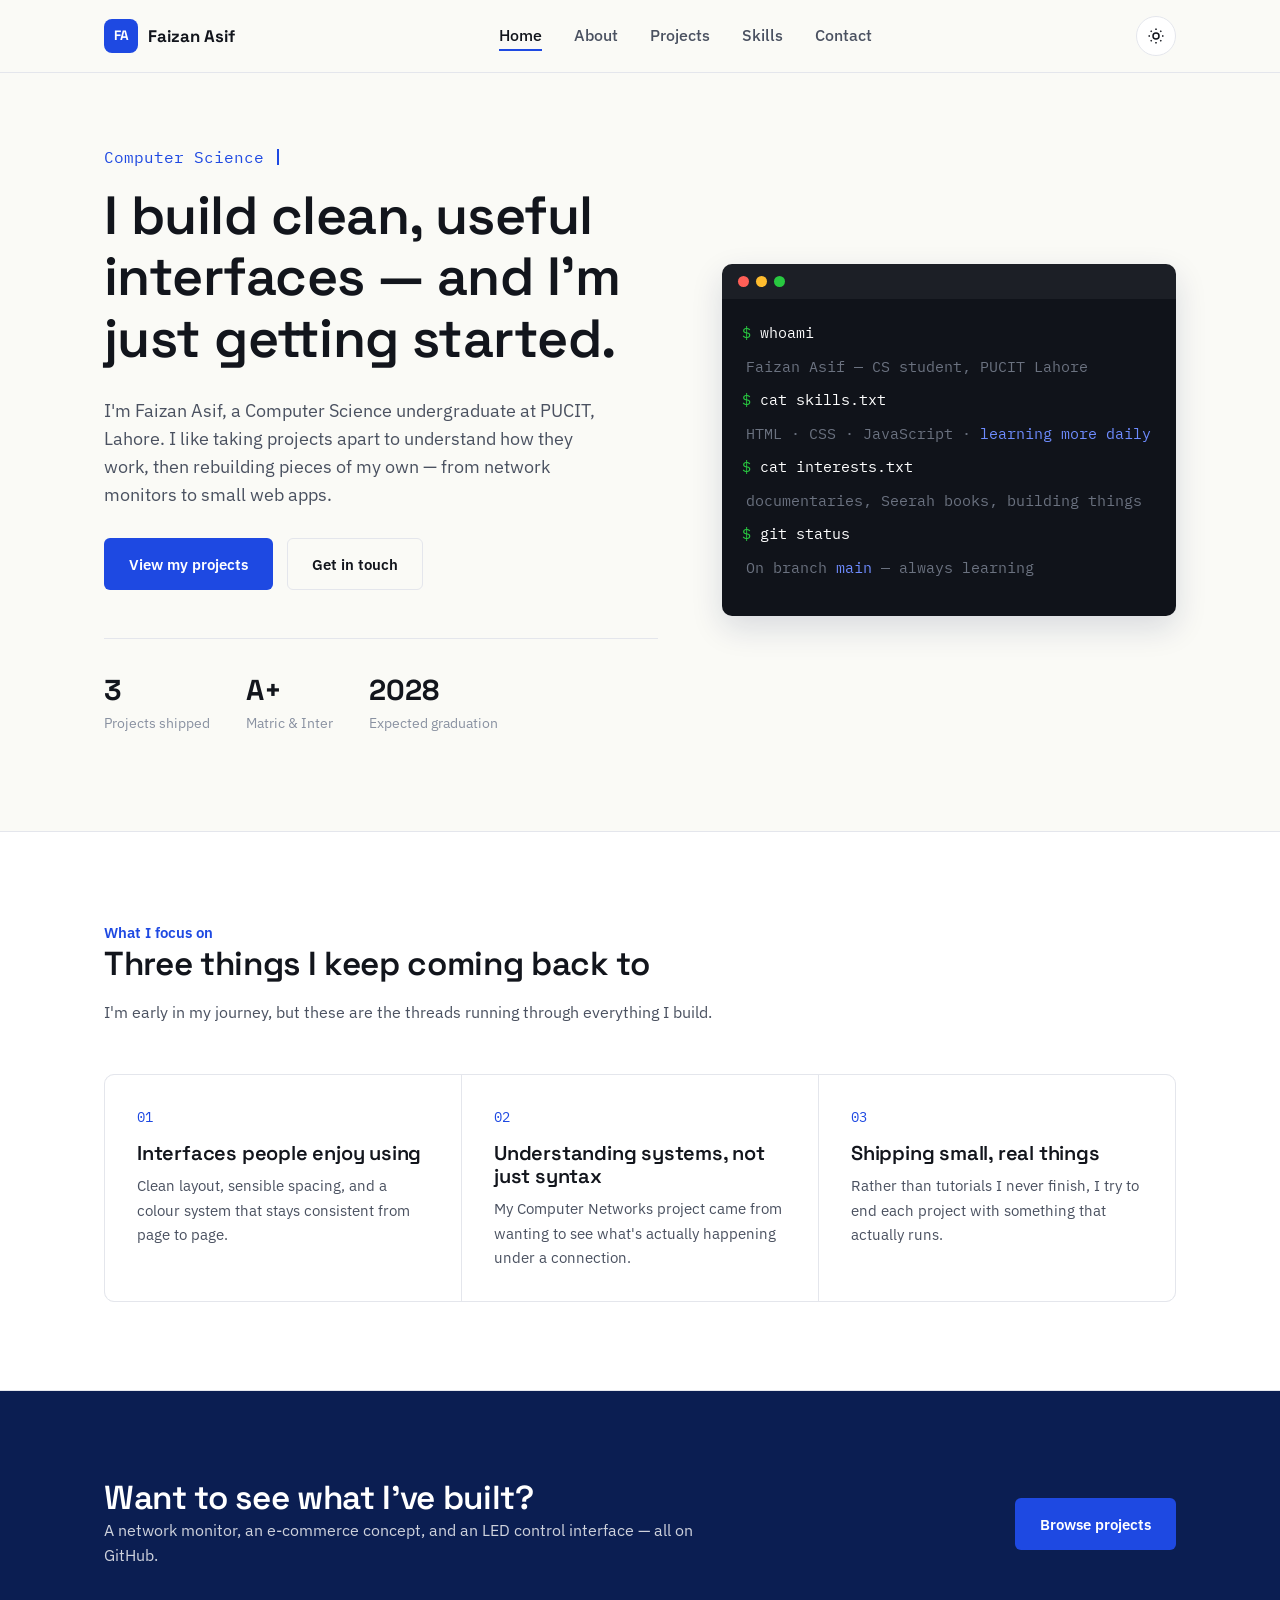
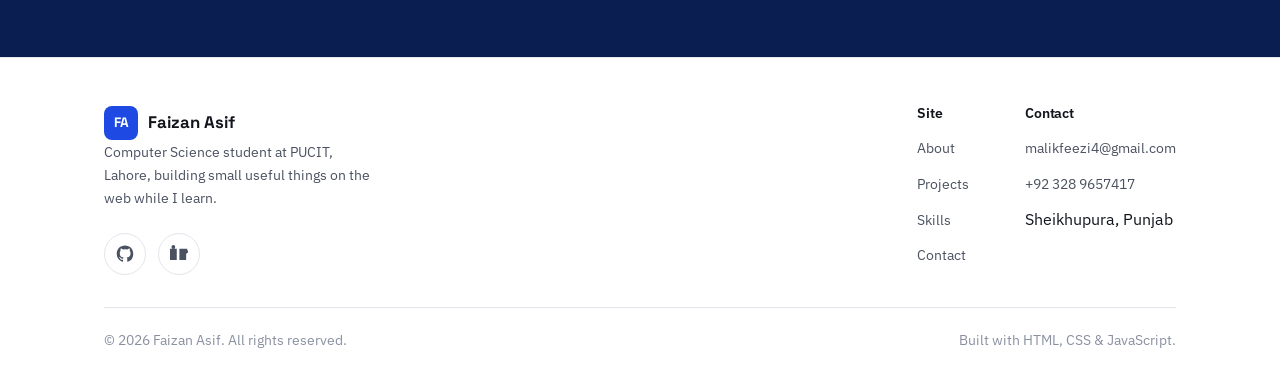
<file: index.html>
<!DOCTYPE html>
<html lang="en">
<head>
<meta charset="UTF-8" />
<meta name="viewport" content="width=device-width, initial-scale=1.0" />
<title>Faizan Asif — Computer Science Student &amp; Web Developer</title>
<meta name="description" content="Personal portfolio of Faizan Asif, a Computer Science student at PUCIT learning full-stack and web development." />
<link rel="preconnect" href="https://fonts.googleapis.com">
<link href="https://fonts.googleapis.com/css2?family=Space+Grotesk:wght@500;600;700&family=IBM+Plex+Sans:wght@400;500;600&family=IBM+Plex+Mono:wght@400;500&display=swap" rel="stylesheet">
<link rel="stylesheet" href="css/style.css" />
</head>
<body>

<header class="site-header">
  <nav class="nav">
    <a href="index.html" class="logo-mark"><span class="box">FA</span> Faizan Asif</a>
    <ul class="nav-links" data-nav-links>
      <li><a href="index.html" aria-current="page">Home</a></li>
      <li><a href="about.html">About</a></li>
      <li><a href="projects.html">Projects</a></li>
      <li><a href="skills.html">Skills</a></li>
      <li><a href="contact.html">Contact</a></li>
    </ul>
    <div class="nav-actions">
      <button class="theme-toggle" data-theme-toggle aria-label="Toggle dark mode">
        <svg class="icon-sun" viewBox="0 0 24 24" fill="none" stroke="currentColor" stroke-width="2"><circle cx="12" cy="12" r="4"/><path d="M12 2v2M12 20v2M4.9 4.9l1.4 1.4M17.7 17.7l1.4 1.4M2 12h2M20 12h2M4.9 19.1l1.4-1.4M17.7 6.3l1.4-1.4"/></svg>
        <svg class="icon-moon" viewBox="0 0 24 24" fill="none" stroke="currentColor" stroke-width="2"><path d="M20 14.5A8.5 8.5 0 1 1 9.5 4a7 7 0 0 0 10.5 10.5Z"/></svg>
      </button>
      <button class="hamburger" data-nav-toggle aria-label="Open navigation menu" aria-expanded="false">
        <span></span><span></span><span></span>
      </button>
    </div>
  </nav>
</header>

<main>
  <section class="hero">
    <div class="container">
      <div class="hero-copy">
        <div class="hero-role" data-typing='["Computer Science Student", "Front-End Learner", "Network Enthusiast"]'></div>
        <h1>I build clean, useful interfaces — and I'm just getting started.</h1>
        <p class="hero-lede">I'm Faizan Asif, a Computer Science undergraduate at PUCIT, Lahore. I like taking projects apart to understand how they work, then rebuilding pieces of my own — from network monitors to small web apps.</p>
        <div class="hero-ctas">
          <a href="projects.html" class="btn btn-primary">View my projects</a>
          <a href="contact.html" class="btn btn-ghost">Get in touch</a>
        </div>
        <div class="hero-stats">
          <div>
            <div class="stat-num">3</div>
            <div class="stat-label">Projects shipped</div>
          </div>
          <div>
            <div class="stat-num">A+</div>
            <div class="stat-label">Matric &amp; Inter</div>
          </div>
          <div>
            <div class="stat-num">2028</div>
            <div class="stat-label">Expected graduation</div>
          </div>
        </div>
      </div>

      <div class="terminal" aria-hidden="true">
        <div class="terminal-bar"><span></span><span></span><span></span></div>
        <div class="terminal-body">
          <div class="line"><span class="prompt">$</span> <span class="cmd">whoami</span></div>
          <div class="line out">Faizan Asif — CS student, PUCIT Lahore</div>
          <div class="line"><span class="prompt">$</span> <span class="cmd">cat skills.txt</span></div>
          <div class="line out">HTML · CSS · JavaScript · <span class="val">learning more daily</span></div>
          <div class="line"><span class="prompt">$</span> <span class="cmd">cat interests.txt</span></div>
          <div class="line out">documentaries, Seerah books, building things</div>
          <div class="line"><span class="prompt">$</span> <span class="cmd">git status</span></div>
          <div class="line out">On branch <span class="val">main</span> — always learning</div>
        </div>
      </div>
    </div>
  </section>

  <section class="highlights">
    <div class="container">
      <div class="section-head">
        <span class="eyebrow-free-label">What I focus on</span>
        <h2>Three things I keep coming back to</h2>
        <p>I'm early in my journey, but these are the threads running through everything I build.</p>
      </div>
      <div class="highlight-grid">
        <div class="highlight-card">
          <div class="num">01</div>
          <h3>Interfaces people enjoy using</h3>
          <p>Clean layout, sensible spacing, and a colour system that stays consistent from page to page.</p>
        </div>
        <div class="highlight-card">
          <div class="num">02</div>
          <h3>Understanding systems, not just syntax</h3>
          <p>My Computer Networks project came from wanting to see what's actually happening under a connection.</p>
        </div>
        <div class="highlight-card">
          <div class="num">03</div>
          <h3>Shipping small, real things</h3>
          <p>Rather than tutorials I never finish, I try to end each project with something that actually runs.</p>
        </div>
      </div>
    </div>
  </section>

  <section class="cta-band">
    <div class="container">
      <div>
        <h2>Want to see what I've built?</h2>
        <p>A network monitor, an e-commerce concept, and an LED control interface — all on GitHub.</p>
      </div>
      <a href="projects.html" class="btn btn-primary">Browse projects</a>
    </div>
  </section>
</main>

<footer class="site-footer">
  <div class="container">
    <div class="footer-top">
      <div class="footer-brand">
        <a href="index.html" class="logo-mark"><span class="box">FA</span> Faizan Asif</a>
        <p>Computer Science student at PUCIT, Lahore, building small useful things on the web while I learn.</p>
        <div class="social-row">
          <a href="https://github.com/faizan216" target="_blank" rel="noopener" aria-label="GitHub">
            <svg width="18" height="18" viewBox="0 0 24 24" fill="currentColor"><path d="M12 .5C5.73.5.98 5.24.98 11.5c0 4.98 3.23 9.2 7.71 10.69.56.1.77-.24.77-.54 0-.27-.01-1.15-.02-2.09-3.14.68-3.8-1.34-3.8-1.34-.51-1.31-1.25-1.66-1.25-1.66-1.02-.7.08-.69.08-.69 1.13.08 1.72 1.16 1.72 1.16 1 1.72 2.63 1.22 3.27.93.1-.73.39-1.22.71-1.5-2.51-.29-5.15-1.26-5.15-5.6 0-1.24.44-2.25 1.16-3.04-.12-.29-.5-1.45.11-3.02 0 0 .95-.3 3.11 1.16a10.8 10.8 0 0 1 5.66 0c2.16-1.46 3.11-1.16 3.11-1.16.61 1.57.23 2.73.11 3.02.72.79 1.16 1.8 1.16 3.04 0 4.35-2.65 5.31-5.17 5.59.4.35.76 1.04.76 2.09 0 1.51-.01 2.72-.01 3.09 0 .3.2.65.78.54A11.02 11.02 0 0 0 23.02 11.5C23.02 5.24 18.27.5 12 .5Z"/></svg>
          </a>
          <a href="https://linkedin.com/in/faizan-asif-339796348" target="_blank" rel="noopener" aria-label="LinkedIn">
            <svg width="18" height="18" viewBox="0 0 24 24" fill="currentColor"><path d="M4.98 3.5a2.5 2.5 0 1 1 0 5 2.5 2.5 0 0 1 0-5ZM.5 8.5h9v15h-9v-15Zm14.5 0h8.5v3.02c1.15-2.06 3.28-3.35 5.7-3.35 5.5 0 6.3 3.62 6.3 8.33V23.5h-9v-6.24c0-1.49-.03-3.4-2.07-3.4-2.07 0-2.39 1.62-2.39 3.29V23.5h-9v-15Z" transform="translate(-.5 -3.5)"/></svg>
          </a>
        </div>
      </div>
      <div class="footer-cols">
        <div class="footer-col">
          <h4>Site</h4>
          <ul>
            <li><a href="about.html">About</a></li>
            <li><a href="projects.html">Projects</a></li>
            <li><a href="skills.html">Skills</a></li>
            <li><a href="contact.html">Contact</a></li>
          </ul>
        </div>
        <div class="footer-col">
          <h4>Contact</h4>
          <ul>
            <li><a href="mailto:malikfeezi4@gmail.com">malikfeezi4@gmail.com</a></li>
            <li><a href="tel:+923289657417">+92 328 9657417</a></li>
            <li>Sheikhupura, Punjab</li>
          </ul>
        </div>
      </div>
    </div>
    <div class="footer-bottom">
      <span>&copy; <span data-year></span> Faizan Asif. All rights reserved.</span>
      <span>Built with HTML, CSS &amp; JavaScript.</span>
    </div>
  </div>
</footer>

<script src="js/main.js"></script>
</body>
</html>
</file>
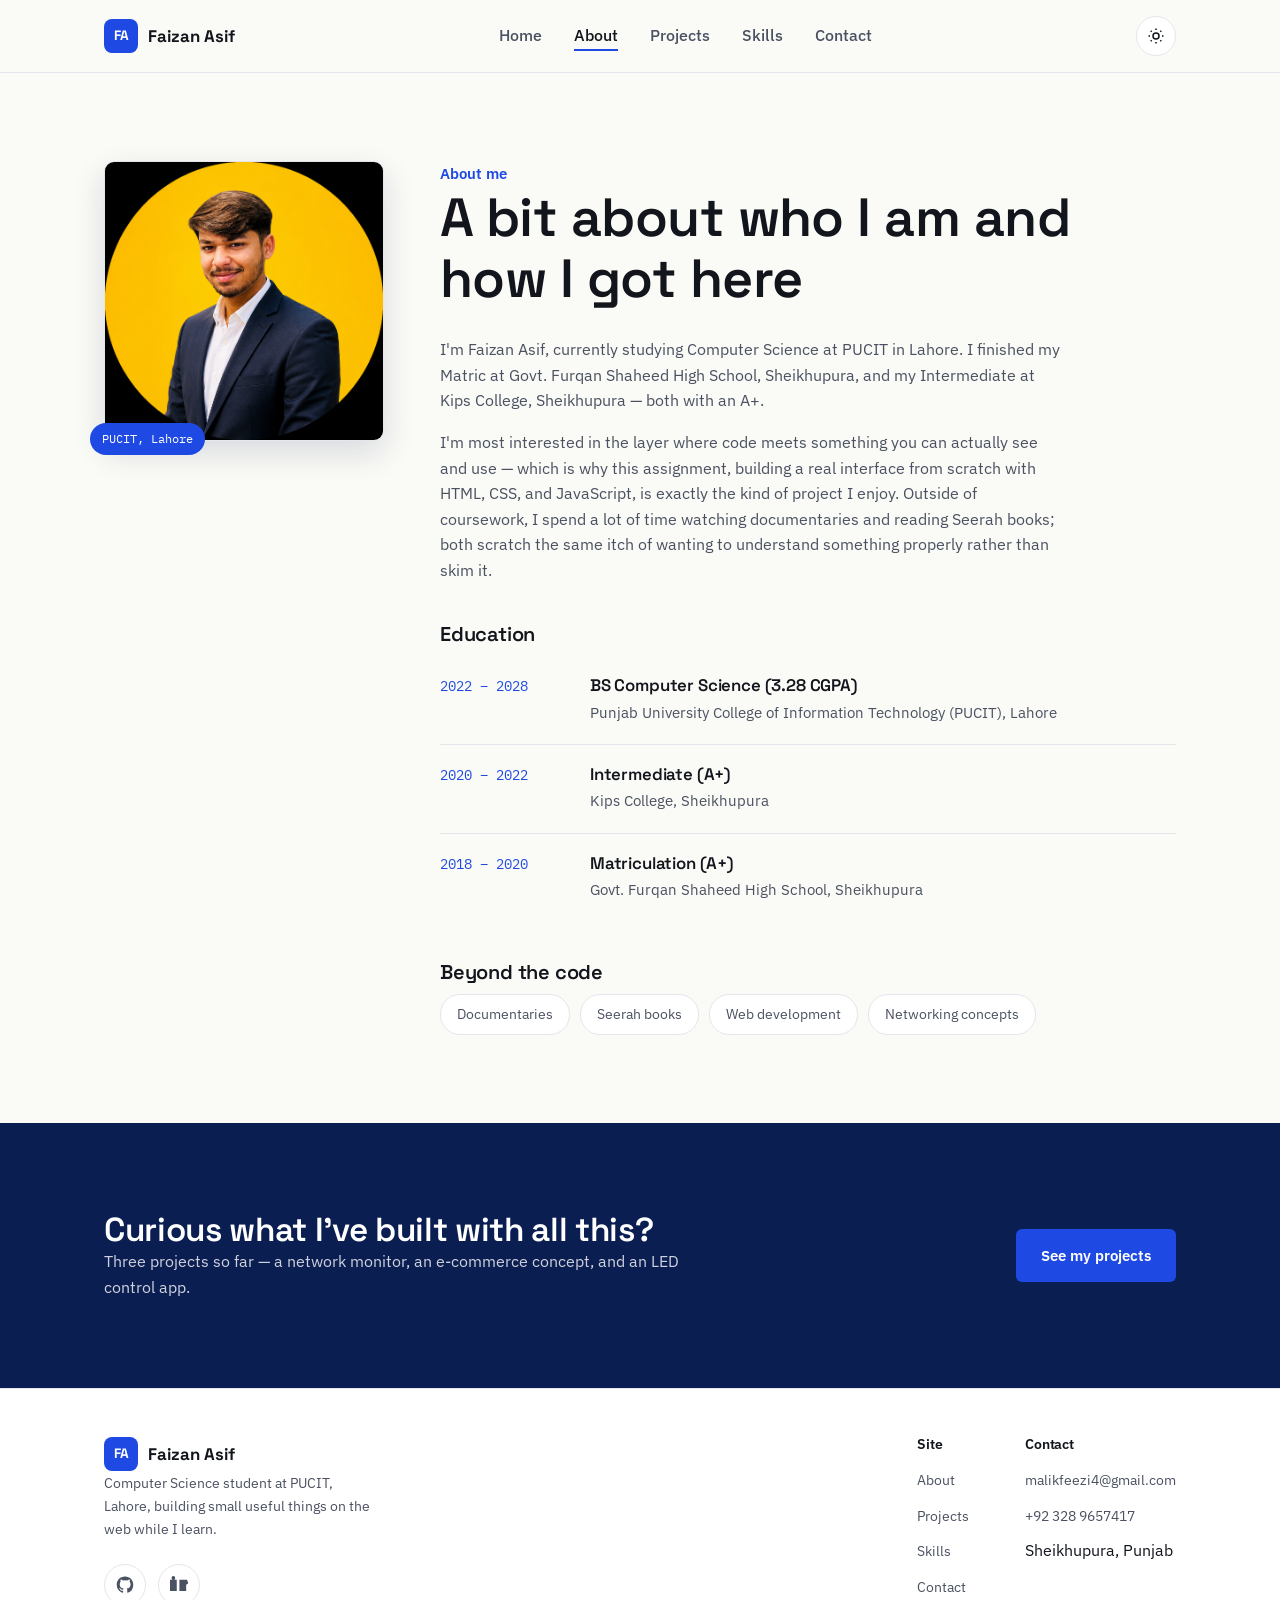
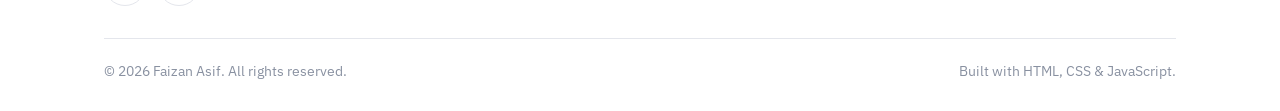
<file: about.html>
<!DOCTYPE html>
<html lang="en">
<head>
<meta charset="UTF-8" />
<meta name="viewport" content="width=device-width, initial-scale=1.0" />
<title>About — Faizan Asif</title>
<meta name="description" content="About Faizan Asif — education, background and interests." />
<link rel="preconnect" href="https://fonts.googleapis.com">
<link href="https://fonts.googleapis.com/css2?family=Space+Grotesk:wght@500;600;700&family=IBM+Plex+Sans:wght@400;500;600&family=IBM+Plex+Mono:wght@400;500&display=swap" rel="stylesheet">
<link rel="stylesheet" href="css/style.css" />
</head>
<body>

<header class="site-header">
  <nav class="nav">
    <a href="index.html" class="logo-mark"><span class="box">FA</span> Faizan Asif</a>
    <ul class="nav-links" data-nav-links>
      <li><a href="index.html">Home</a></li>
      <li><a href="about.html" aria-current="page">About</a></li>
      <li><a href="projects.html">Projects</a></li>
      <li><a href="skills.html">Skills</a></li>
      <li><a href="contact.html">Contact</a></li>
    </ul>
    <div class="nav-actions">
      <button class="theme-toggle" data-theme-toggle aria-label="Toggle dark mode">
        <svg class="icon-sun" viewBox="0 0 24 24" fill="none" stroke="currentColor" stroke-width="2"><circle cx="12" cy="12" r="4"/><path d="M12 2v2M12 20v2M4.9 4.9l1.4 1.4M17.7 17.7l1.4 1.4M2 12h2M20 12h2M4.9 19.1l1.4-1.4M17.7 6.3l1.4-1.4"/></svg>
        <svg class="icon-moon" viewBox="0 0 24 24" fill="none" stroke="currentColor" stroke-width="2"><path d="M20 14.5A8.5 8.5 0 1 1 9.5 4a7 7 0 0 0 10.5 10.5Z"/></svg>
      </button>
      <button class="hamburger" data-nav-toggle aria-label="Open navigation menu" aria-expanded="false">
        <span></span><span></span><span></span>
      </button>
    </div>
  </nav>
</header>

<main>
  <section class="about-hero">
    <div class="container">
      <div class="about-photo-wrap">
        <img src="images/about-photo.png" alt="Portrait of Faizan Asif" />
        <span class="about-photo-tag">PUCIT, Lahore</span>
      </div>
      <div>
        <span class="eyebrow-free-label">About me</span>
        <h1>A bit about who I am and how I got here</h1>
        <p>I'm Faizan Asif, currently studying Computer Science at PUCIT in Lahore. I finished my Matric at Govt. Furqan Shaheed High School, Sheikhupura, and my Intermediate at Kips College, Sheikhupura — both with an A+.</p>
        <p>I'm most interested in the layer where code meets something you can actually see and use — which is why this assignment, building a real interface from scratch with HTML, CSS, and JavaScript, is exactly the kind of project I enjoy. Outside of coursework, I spend a lot of time watching documentaries and reading Seerah books; both scratch the same itch of wanting to understand something properly rather than skim it.</p>

        <h3 style="margin-top:40px;">Education</h3>
        <ul class="timeline">
          <li>
            <span class="t-when">2022 – 2028</span>
            <span class="t-what">
              <h3>BS Computer Science (3.28 CGPA)</h3>
              <p>Punjab University College of Information Technology (PUCIT), Lahore</p>
            </span>
          </li>
          <li>
            <span class="t-when">2020 – 2022</span>
            <span class="t-what">
              <h3>Intermediate (A+)</h3>
              <p>Kips College, Sheikhupura</p>
            </span>
          </li>
          <li>
            <span class="t-when">2018 – 2020</span>
            <span class="t-what">
              <h3>Matriculation (A+)</h3>
              <p>Govt. Furqan Shaheed High School, Sheikhupura</p>
            </span>
          </li>
        </ul>

        <h3 style="margin-top:40px;">Beyond the code</h3>
        <div class="interest-tags">
          <span>Documentaries</span>
          <span>Seerah books</span>
          <span>Web development</span>
          <span>Networking concepts</span>
        </div>
      </div>
    </div>
  </section>

  <section class="cta-band">
    <div class="container">
      <div>
        <h2>Curious what I've built with all this?</h2>
        <p>Three projects so far — a network monitor, an e-commerce concept, and an LED control app.</p>
      </div>
      <a href="projects.html" class="btn btn-primary">See my projects</a>
    </div>
  </section>
</main>

<footer class="site-footer">
  <div class="container">
    <div class="footer-top">
      <div class="footer-brand">
        <a href="index.html" class="logo-mark"><span class="box">FA</span> Faizan Asif</a>
        <p>Computer Science student at PUCIT, Lahore, building small useful things on the web while I learn.</p>
        <div class="social-row">
          <a href="https://github.com/faizan216" target="_blank" rel="noopener" aria-label="GitHub">
            <svg width="18" height="18" viewBox="0 0 24 24" fill="currentColor"><path d="M12 .5C5.73.5.98 5.24.98 11.5c0 4.98 3.23 9.2 7.71 10.69.56.1.77-.24.77-.54 0-.27-.01-1.15-.02-2.09-3.14.68-3.8-1.34-3.8-1.34-.51-1.31-1.25-1.66-1.25-1.66-1.02-.7.08-.69.08-.69 1.13.08 1.72 1.16 1.72 1.16 1 1.72 2.63 1.22 3.27.93.1-.73.39-1.22.71-1.5-2.51-.29-5.15-1.26-5.15-5.6 0-1.24.44-2.25 1.16-3.04-.12-.29-.5-1.45.11-3.02 0 0 .95-.3 3.11 1.16a10.8 10.8 0 0 1 5.66 0c2.16-1.46 3.11-1.16 3.11-1.16.61 1.57.23 2.73.11 3.02.72.79 1.16 1.8 1.16 3.04 0 4.35-2.65 5.31-5.17 5.59.4.35.76 1.04.76 2.09 0 1.51-.01 2.72-.01 3.09 0 .3.2.65.78.54A11.02 11.02 0 0 0 23.02 11.5C23.02 5.24 18.27.5 12 .5Z"/></svg>
          </a>
          <a href="https://linkedin.com/in/faizan-asif-339796348" target="_blank" rel="noopener" aria-label="LinkedIn">
            <svg width="18" height="18" viewBox="0 0 24 24" fill="currentColor"><path d="M4.98 3.5a2.5 2.5 0 1 1 0 5 2.5 2.5 0 0 1 0-5ZM.5 8.5h9v15h-9v-15Zm14.5 0h8.5v3.02c1.15-2.06 3.28-3.35 5.7-3.35 5.5 0 6.3 3.62 6.3 8.33V23.5h-9v-6.24c0-1.49-.03-3.4-2.07-3.4-2.07 0-2.39 1.62-2.39 3.29V23.5h-9v-15Z" transform="translate(-.5 -3.5)"/></svg>
          </a>
        </div>
      </div>
      <div class="footer-cols">
        <div class="footer-col">
          <h4>Site</h4>
          <ul>
            <li><a href="about.html">About</a></li>
            <li><a href="projects.html">Projects</a></li>
            <li><a href="skills.html">Skills</a></li>
            <li><a href="contact.html">Contact</a></li>
          </ul>
        </div>
        <div class="footer-col">
          <h4>Contact</h4>
          <ul>
            <li><a href="mailto:malikfeezi4@gmail.com">malikfeezi4@gmail.com</a></li>
            <li><a href="tel:+923289657417">+92 328 9657417</a></li>
            <li>Sheikhupura, Punjab</li>
          </ul>
        </div>
      </div>
    </div>
    <div class="footer-bottom">
      <span>&copy; <span data-year></span> Faizan Asif. All rights reserved.</span>
      <span>Built with HTML, CSS &amp; JavaScript.</span>
    </div>
  </div>
</footer>

<script src="js/main.js"></script>
</body>
</html>
</file>
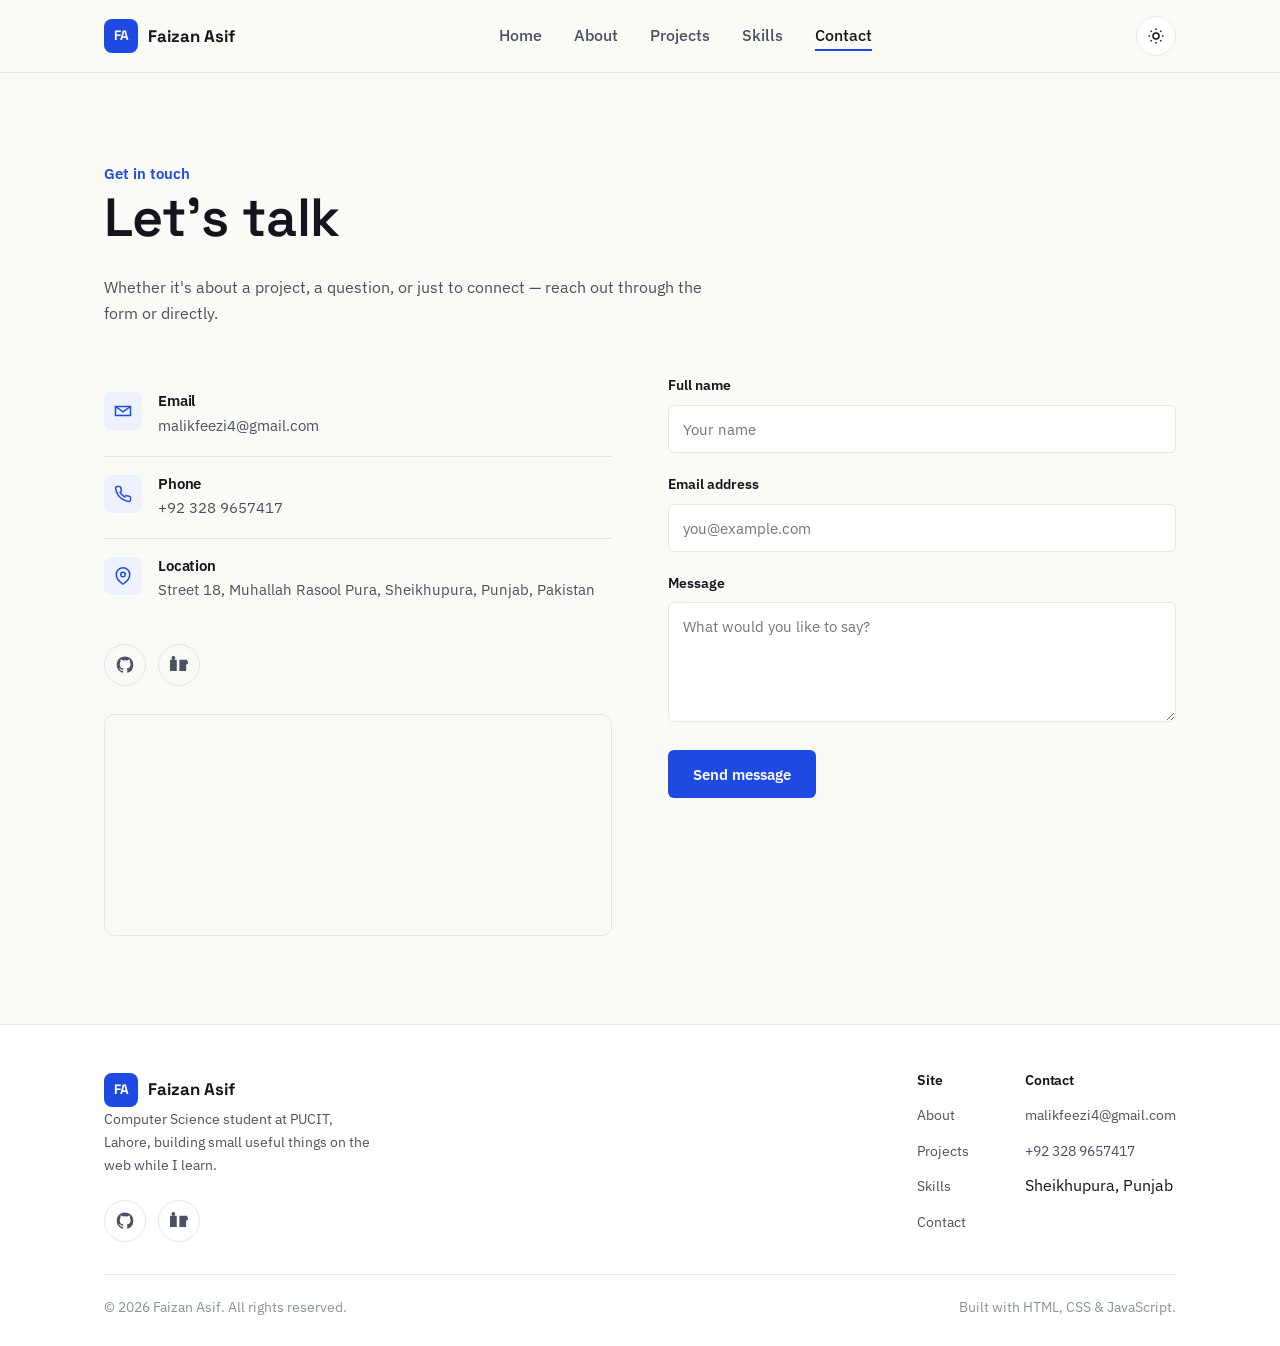
<file: contact.html>
<!DOCTYPE html>
<html lang="en">
<head>
<meta charset="UTF-8" />
<meta name="viewport" content="width=device-width, initial-scale=1.0" />
<title>Contact — Faizan Asif</title>
<meta name="description" content="Get in touch with Faizan Asif." />
<link rel="preconnect" href="https://fonts.googleapis.com">
<link href="https://fonts.googleapis.com/css2?family=Space+Grotesk:wght@500;600;700&family=IBM+Plex+Sans:wght@400;500;600&family=IBM+Plex+Mono:wght@400;500&display=swap" rel="stylesheet">
<link rel="stylesheet" href="css/style.css" />
</head>
<body>

<header class="site-header">
  <nav class="nav">
    <a href="index.html" class="logo-mark"><span class="box">FA</span> Faizan Asif</a>
    <ul class="nav-links" data-nav-links>
      <li><a href="index.html">Home</a></li>
      <li><a href="about.html">About</a></li>
      <li><a href="projects.html">Projects</a></li>
      <li><a href="skills.html">Skills</a></li>
      <li><a href="contact.html" aria-current="page">Contact</a></li>
    </ul>
    <div class="nav-actions">
      <button class="theme-toggle" data-theme-toggle aria-label="Toggle dark mode">
        <svg class="icon-sun" viewBox="0 0 24 24" fill="none" stroke="currentColor" stroke-width="2"><circle cx="12" cy="12" r="4"/><path d="M12 2v2M12 20v2M4.9 4.9l1.4 1.4M17.7 17.7l1.4 1.4M2 12h2M20 12h2M4.9 19.1l1.4-1.4M17.7 6.3l1.4-1.4"/></svg>
        <svg class="icon-moon" viewBox="0 0 24 24" fill="none" stroke="currentColor" stroke-width="2"><path d="M20 14.5A8.5 8.5 0 1 1 9.5 4a7 7 0 0 0 10.5 10.5Z"/></svg>
      </button>
      <button class="hamburger" data-nav-toggle aria-label="Open navigation menu" aria-expanded="false">
        <span></span><span></span><span></span>
      </button>
    </div>
  </nav>
</header>

<main>
  <section>
    <div class="container">
      <div class="section-head">
        <span class="eyebrow-free-label">Get in touch</span>
        <h1>Let's talk</h1>
        <p>Whether it's about a project, a question, or just to connect — reach out through the form or directly.</p>
      </div>

      <div class="contact-layout">
        <div>
          <div class="contact-info-item">
            <div class="ico">
              <svg width="18" height="18" viewBox="0 0 24 24" fill="none" stroke="currentColor" stroke-width="2"><path d="M4 4h16v16H4z" opacity="0"/><path d="M22 6 12 13 2 6"/><path d="M2 6h20v12H2z"/></svg>
            </div>
            <div>
              <h4>Email</h4>
              <p><a href="mailto:malikfeezi4@gmail.com">malikfeezi4@gmail.com</a></p>
            </div>
          </div>
          <div class="contact-info-item">
            <div class="ico">
              <svg width="18" height="18" viewBox="0 0 24 24" fill="none" stroke="currentColor" stroke-width="2"><path d="M22 16.92v3a2 2 0 0 1-2.18 2 19.79 19.79 0 0 1-8.63-3.07 19.5 19.5 0 0 1-6-6 19.79 19.79 0 0 1-3.07-8.67A2 2 0 0 1 4.11 2h3a2 2 0 0 1 2 1.72c.13.99.36 1.96.68 2.9a2 2 0 0 1-.45 2.11L8.09 9.91a16 16 0 0 0 6 6l1.18-1.18a2 2 0 0 1 2.11-.45c.94.32 1.91.55 2.9.68A2 2 0 0 1 22 16.92Z"/></svg>
            </div>
            <div>
              <h4>Phone</h4>
              <p><a href="tel:+923289657417">+92 328 9657417</a></p>
            </div>
          </div>
          <div class="contact-info-item">
            <div class="ico">
              <svg width="18" height="18" viewBox="0 0 24 24" fill="none" stroke="currentColor" stroke-width="2"><path d="M21 10c0 7-9 13-9 13s-9-6-9-13a9 9 0 0 1 18 0Z"/><circle cx="12" cy="10" r="3"/></svg>
            </div>
            <div>
              <h4>Location</h4>
              <p>Street 18, Muhallah Rasool Pura, Sheikhupura, Punjab, Pakistan</p>
            </div>
          </div>

          <div class="social-row">
            <a href="https://github.com/faizan216" target="_blank" rel="noopener" aria-label="GitHub">
              <svg width="18" height="18" viewBox="0 0 24 24" fill="currentColor"><path d="M12 .5C5.73.5.98 5.24.98 11.5c0 4.98 3.23 9.2 7.71 10.69.56.1.77-.24.77-.54 0-.27-.01-1.15-.02-2.09-3.14.68-3.8-1.34-3.8-1.34-.51-1.31-1.25-1.66-1.25-1.66-1.02-.7.08-.69.08-.69 1.13.08 1.72 1.16 1.72 1.16 1 1.72 2.63 1.22 3.27.93.1-.73.39-1.22.71-1.5-2.51-.29-5.15-1.26-5.15-5.6 0-1.24.44-2.25 1.16-3.04-.12-.29-.5-1.45.11-3.02 0 0 .95-.3 3.11 1.16a10.8 10.8 0 0 1 5.66 0c2.16-1.46 3.11-1.16 3.11-1.16.61 1.57.23 2.73.11 3.02.72.79 1.16 1.8 1.16 3.04 0 4.35-2.65 5.31-5.17 5.59.4.35.76 1.04.76 2.09 0 1.51-.01 2.72-.01 3.09 0 .3.2.65.78.54A11.02 11.02 0 0 0 23.02 11.5C23.02 5.24 18.27.5 12 .5Z"/></svg>
            </a>
            <a href="https://linkedin.com/in/faizan-asif-339796348" target="_blank" rel="noopener" aria-label="LinkedIn">
              <svg width="18" height="18" viewBox="0 0 24 24" fill="currentColor"><path d="M4.98 3.5a2.5 2.5 0 1 1 0 5 2.5 2.5 0 0 1 0-5ZM.5 8.5h9v15h-9v-15Zm14.5 0h8.5v3.02c1.15-2.06 3.28-3.35 5.7-3.35 5.5 0 6.3 3.62 6.3 8.33V23.5h-9v-6.24c0-1.49-.03-3.4-2.07-3.4-2.07 0-2.39 1.62-2.39 3.29V23.5h-9v-15Z" transform="translate(-.5 -3.5)"/></svg>
            </a>
          </div>

          <div class="map-frame">
            <iframe
              title="Map showing Sheikhupura, Punjab, Pakistan"
              src="https://maps.google.com/maps?q=Sheikhupura,%20Punjab,%20Pakistan&t=&z=12&ie=UTF8&iwloc=&output=embed"
              loading="lazy"
              referrerpolicy="no-referrer-when-downgrade">
            </iframe>
          </div>
        </div>

        <div>
          <form class="contact-form" data-contact-form novalidate>
            <div class="field">
              <label for="name">Full name</label>
              <input type="text" id="name" name="name" placeholder="Your name" required />
              <span class="field-error">Please enter your full name.</span>
            </div>
            <div class="field">
              <label for="email">Email address</label>
              <input type="email" id="email" name="email" placeholder="you@example.com" required />
              <span class="field-error">Enter a valid email address.</span>
            </div>
            <div class="field">
              <label for="message">Message</label>
              <textarea id="message" name="message" placeholder="What would you like to say?" required></textarea>
              <span class="field-error">Message should be at least 10 characters.</span>
            </div>
            <button type="submit" class="btn btn-primary">Send message</button>
            <div class="form-status" data-form-status></div>
          </form>
        </div>
      </div>
    </div>
  </section>
</main>

<footer class="site-footer">
  <div class="container">
    <div class="footer-top">
      <div class="footer-brand">
        <a href="index.html" class="logo-mark"><span class="box">FA</span> Faizan Asif</a>
        <p>Computer Science student at PUCIT, Lahore, building small useful things on the web while I learn.</p>
        <div class="social-row">
          <a href="https://github.com/faizan216" target="_blank" rel="noopener" aria-label="GitHub">
            <svg width="18" height="18" viewBox="0 0 24 24" fill="currentColor"><path d="M12 .5C5.73.5.98 5.24.98 11.5c0 4.98 3.23 9.2 7.71 10.69.56.1.77-.24.77-.54 0-.27-.01-1.15-.02-2.09-3.14.68-3.8-1.34-3.8-1.34-.51-1.31-1.25-1.66-1.25-1.66-1.02-.7.08-.69.08-.69 1.13.08 1.72 1.16 1.72 1.16 1 1.72 2.63 1.22 3.27.93.1-.73.39-1.22.71-1.5-2.51-.29-5.15-1.26-5.15-5.6 0-1.24.44-2.25 1.16-3.04-.12-.29-.5-1.45.11-3.02 0 0 .95-.3 3.11 1.16a10.8 10.8 0 0 1 5.66 0c2.16-1.46 3.11-1.16 3.11-1.16.61 1.57.23 2.73.11 3.02.72.79 1.16 1.8 1.16 3.04 0 4.35-2.65 5.31-5.17 5.59.4.35.76 1.04.76 2.09 0 1.51-.01 2.72-.01 3.09 0 .3.2.65.78.54A11.02 11.02 0 0 0 23.02 11.5C23.02 5.24 18.27.5 12 .5Z"/></svg>
          </a>
          <a href="https://linkedin.com/in/faizan-asif-339796348" target="_blank" rel="noopener" aria-label="LinkedIn">
            <svg width="18" height="18" viewBox="0 0 24 24" fill="currentColor"><path d="M4.98 3.5a2.5 2.5 0 1 1 0 5 2.5 2.5 0 0 1 0-5ZM.5 8.5h9v15h-9v-15Zm14.5 0h8.5v3.02c1.15-2.06 3.28-3.35 5.7-3.35 5.5 0 6.3 3.62 6.3 8.33V23.5h-9v-6.24c0-1.49-.03-3.4-2.07-3.4-2.07 0-2.39 1.62-2.39 3.29V23.5h-9v-15Z" transform="translate(-.5 -3.5)"/></svg>
          </a>
        </div>
      </div>
      <div class="footer-cols">
        <div class="footer-col">
          <h4>Site</h4>
          <ul>
            <li><a href="about.html">About</a></li>
            <li><a href="projects.html">Projects</a></li>
            <li><a href="skills.html">Skills</a></li>
            <li><a href="contact.html">Contact</a></li>
          </ul>
        </div>
        <div class="footer-col">
          <h4>Contact</h4>
          <ul>
            <li><a href="mailto:malikfeezi4@gmail.com">malikfeezi4@gmail.com</a></li>
            <li><a href="tel:+923289657417">+92 328 9657417</a></li>
            <li>Sheikhupura, Punjab</li>
          </ul>
        </div>
      </div>
    </div>
    <div class="footer-bottom">
      <span>&copy; <span data-year></span> Faizan Asif. All rights reserved.</span>
      <span>Built with HTML, CSS &amp; JavaScript.</span>
    </div>
  </div>
</footer>

<script src="js/main.js"></script>
</body>
</html>
</file>
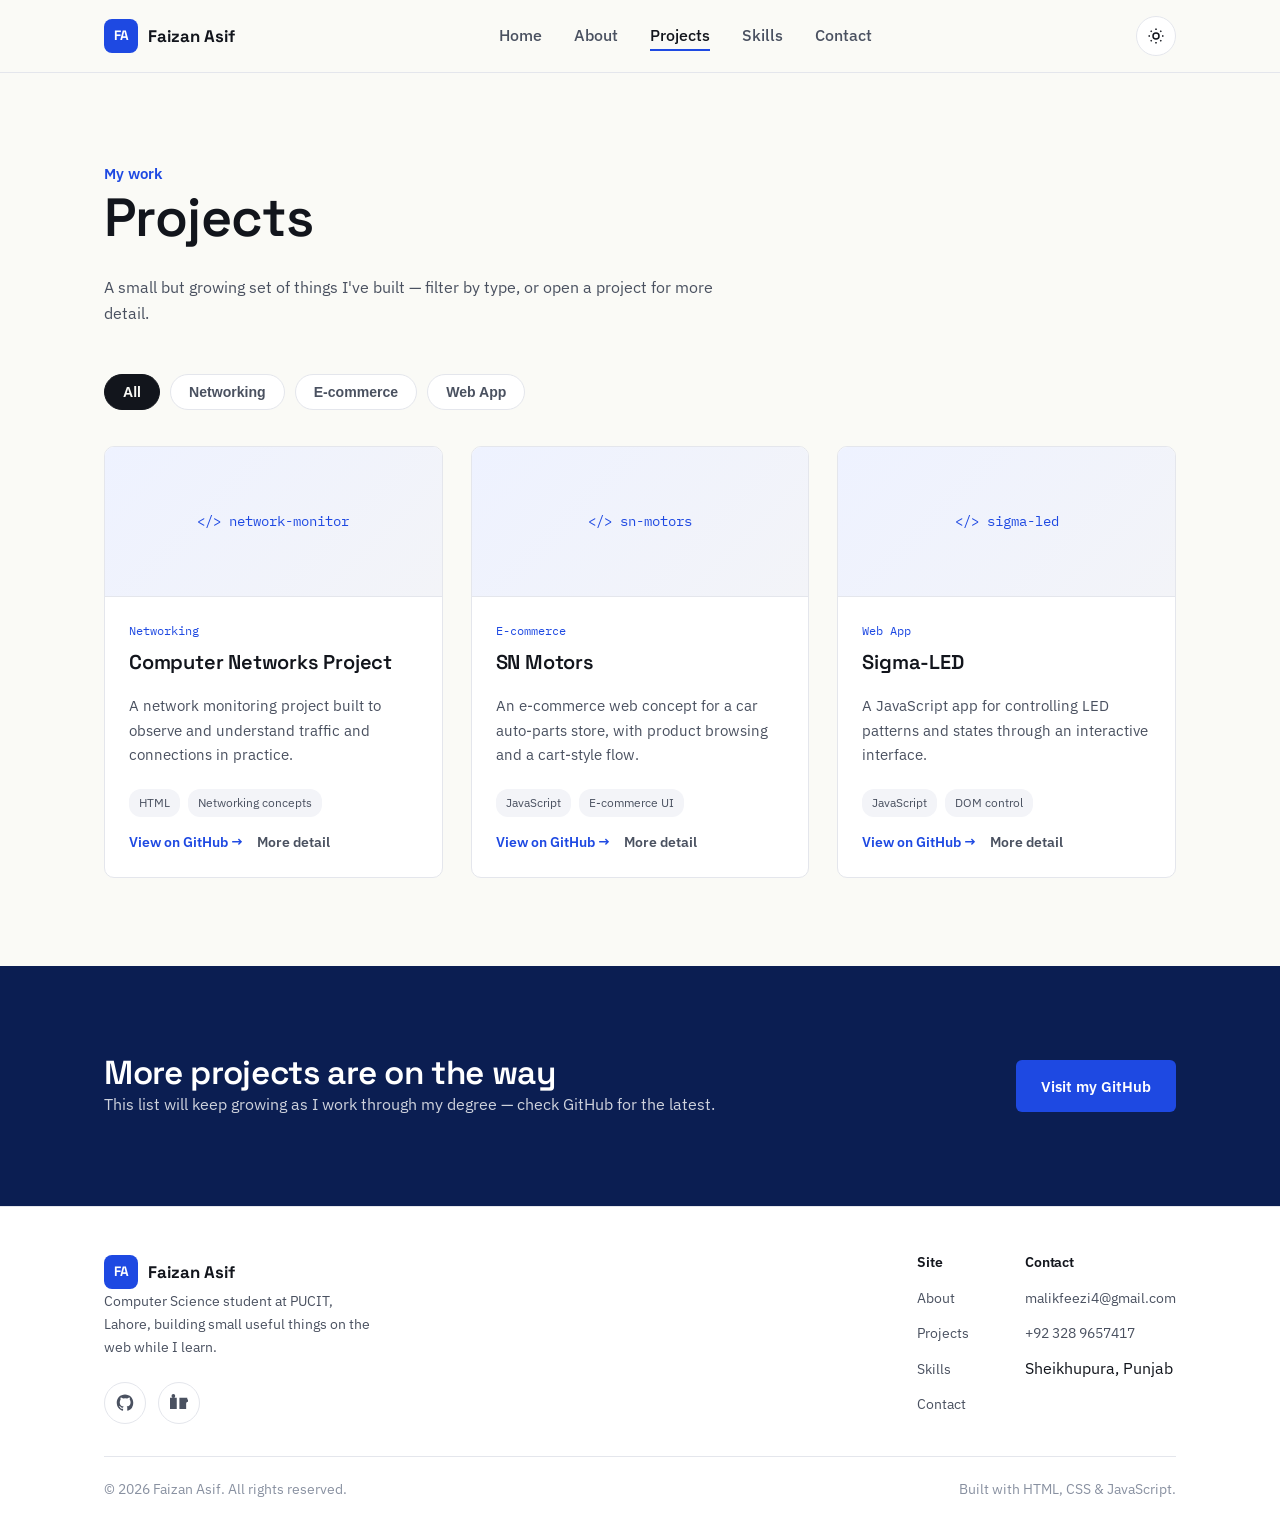
<file: projects.html>
<!DOCTYPE html>
<html lang="en">
<head>
<meta charset="UTF-8" />
<meta name="viewport" content="width=device-width, initial-scale=1.0" />
<title>Projects — Faizan Asif</title>
<meta name="description" content="Projects by Faizan Asif: a network monitor, an e-commerce concept, and an LED control interface." />
<link rel="preconnect" href="https://fonts.googleapis.com">
<link href="https://fonts.googleapis.com/css2?family=Space+Grotesk:wght@500;600;700&family=IBM+Plex+Sans:wght@400;500;600&family=IBM+Plex+Mono:wght@400;500&display=swap" rel="stylesheet">
<link rel="stylesheet" href="css/style.css" />
</head>
<body>

<header class="site-header">
  <nav class="nav">
    <a href="index.html" class="logo-mark"><span class="box">FA</span> Faizan Asif</a>
    <ul class="nav-links" data-nav-links>
      <li><a href="index.html">Home</a></li>
      <li><a href="about.html">About</a></li>
      <li><a href="projects.html" aria-current="page">Projects</a></li>
      <li><a href="skills.html">Skills</a></li>
      <li><a href="contact.html">Contact</a></li>
    </ul>
    <div class="nav-actions">
      <button class="theme-toggle" data-theme-toggle aria-label="Toggle dark mode">
        <svg class="icon-sun" viewBox="0 0 24 24" fill="none" stroke="currentColor" stroke-width="2"><circle cx="12" cy="12" r="4"/><path d="M12 2v2M12 20v2M4.9 4.9l1.4 1.4M17.7 17.7l1.4 1.4M2 12h2M20 12h2M4.9 19.1l1.4-1.4M17.7 6.3l1.4-1.4"/></svg>
        <svg class="icon-moon" viewBox="0 0 24 24" fill="none" stroke="currentColor" stroke-width="2"><path d="M20 14.5A8.5 8.5 0 1 1 9.5 4a7 7 0 0 0 10.5 10.5Z"/></svg>
      </button>
      <button class="hamburger" data-nav-toggle aria-label="Open navigation menu" aria-expanded="false">
        <span></span><span></span><span></span>
      </button>
    </div>
  </nav>
</header>

<main>
  <section>
    <div class="container">
      <div class="section-head">
        <span class="eyebrow-free-label">My work</span>
        <h1>Projects</h1>
        <p>A small but growing set of things I've built — filter by type, or open a project for more detail.</p>
      </div>

      <div class="filter-bar">
        <button class="filter-btn active" data-filter="all">All</button>
        <button class="filter-btn" data-filter="networking">Networking</button>
        <button class="filter-btn" data-filter="ecommerce">E-commerce</button>
        <button class="filter-btn" data-filter="web-app">Web App</button>
      </div>

      <div class="project-grid">

        <article class="project-card" data-category="networking"
          data-title="Computer Networks Project"
          data-detail="A university networking project focused on monitoring traffic and connections on a network. It was built to make abstract networking concepts — packets, connections, traffic flow — visible and inspectable, rather than just theory in a textbook.">
          <div class="project-thumb">&lt;/&gt; network-monitor</div>
          <div class="project-body">
            <span class="project-tag">Networking</span>
            <h3>Computer Networks Project</h3>
            <p>A network monitoring project built to observe and understand traffic and connections in practice.</p>
            <div class="project-stack"><span>HTML</span><span>Networking concepts</span></div>
            <div class="project-links">
              <a href="https://github.com/faizan216/Computer_Networks_Project" target="_blank" rel="noopener">View on GitHub →</a>
              <button class="project-more" data-open-modal>More detail</button>
            </div>
          </div>
        </article>

        <article class="project-card" data-category="ecommerce"
          data-title="SN Motors"
          data-link="https://github.com/faizan216/sn-motors"
          data-detail="An e-commerce concept site for a car auto-parts store. It covers the core shopping experience — browsing parts by category, viewing product details, and working through a cart-style flow — built entirely with JavaScript on the front end.">
          <div class="project-thumb">&lt;/&gt; sn-motors</div>
          <div class="project-body">
            <span class="project-tag">E-commerce</span>
            <h3>SN Motors</h3>
            <p>An e-commerce web concept for a car auto-parts store, with product browsing and a cart-style flow.</p>
            <div class="project-stack"><span>JavaScript</span><span>E-commerce UI</span></div>
            <div class="project-links">
              <a href="https://github.com/faizan216/sn-motors" target="_blank" rel="noopener">View on GitHub →</a>
              <button class="project-more" data-open-modal>More detail</button>
            </div>
          </div>
        </article>

        <article class="project-card" data-category="web-app"
          data-title="Sigma-LED"
          data-link="https://github.com/faizan216/Sigma-LED"
          data-detail="A JavaScript-driven interface for configuring and controlling LED behaviour — patterns, colours, and states — through a simple front-end app rather than hardcoded values.">
          <div class="project-thumb">&lt;/&gt; sigma-led</div>
          <div class="project-body">
            <span class="project-tag">Web App</span>
            <h3>Sigma-LED</h3>
            <p>A JavaScript app for controlling LED patterns and states through an interactive interface.</p>
            <div class="project-stack"><span>JavaScript</span><span>DOM control</span></div>
            <div class="project-links">
              <a href="https://github.com/faizan216/Sigma-LED" target="_blank" rel="noopener">View on GitHub →</a>
              <button class="project-more" data-open-modal>More detail</button>
            </div>
          </div>
        </article>

      </div>
    </div>
  </section>

  <section class="cta-band">
    <div class="container">
      <div>
        <h2>More projects are on the way</h2>
        <p>This list will keep growing as I work through my degree — check GitHub for the latest.</p>
      </div>
      <a href="https://github.com/faizan216" target="_blank" rel="noopener" class="btn btn-primary">Visit my GitHub</a>
    </div>
  </section>
</main>

<div class="modal-overlay" data-modal>
  <div class="modal">
    <button class="modal-close" data-modal-close aria-label="Close">&times;</button>
    <span class="project-tag" data-modal-tag></span>
    <h3 data-modal-title></h3>
    <p data-modal-body></p>
    <a href="#" target="_blank" rel="noopener" class="btn btn-primary" data-modal-link>View on GitHub →</a>
  </div>
</div>

<footer class="site-footer">
  <div class="container">
    <div class="footer-top">
      <div class="footer-brand">
        <a href="index.html" class="logo-mark"><span class="box">FA</span> Faizan Asif</a>
        <p>Computer Science student at PUCIT, Lahore, building small useful things on the web while I learn.</p>
        <div class="social-row">
          <a href="https://github.com/faizan216" target="_blank" rel="noopener" aria-label="GitHub">
            <svg width="18" height="18" viewBox="0 0 24 24" fill="currentColor"><path d="M12 .5C5.73.5.98 5.24.98 11.5c0 4.98 3.23 9.2 7.71 10.69.56.1.77-.24.77-.54 0-.27-.01-1.15-.02-2.09-3.14.68-3.8-1.34-3.8-1.34-.51-1.31-1.25-1.66-1.25-1.66-1.02-.7.08-.69.08-.69 1.13.08 1.72 1.16 1.72 1.16 1 1.72 2.63 1.22 3.27.93.1-.73.39-1.22.71-1.5-2.51-.29-5.15-1.26-5.15-5.6 0-1.24.44-2.25 1.16-3.04-.12-.29-.5-1.45.11-3.02 0 0 .95-.3 3.11 1.16a10.8 10.8 0 0 1 5.66 0c2.16-1.46 3.11-1.16 3.11-1.16.61 1.57.23 2.73.11 3.02.72.79 1.16 1.8 1.16 3.04 0 4.35-2.65 5.31-5.17 5.59.4.35.76 1.04.76 2.09 0 1.51-.01 2.72-.01 3.09 0 .3.2.65.78.54A11.02 11.02 0 0 0 23.02 11.5C23.02 5.24 18.27.5 12 .5Z"/></svg>
          </a>
          <a href="https://linkedin.com/in/faizan-asif-339796348" target="_blank" rel="noopener" aria-label="LinkedIn">
            <svg width="18" height="18" viewBox="0 0 24 24" fill="currentColor"><path d="M4.98 3.5a2.5 2.5 0 1 1 0 5 2.5 2.5 0 0 1 0-5ZM.5 8.5h9v15h-9v-15Zm14.5 0h8.5v3.02c1.15-2.06 3.28-3.35 5.7-3.35 5.5 0 6.3 3.62 6.3 8.33V23.5h-9v-6.24c0-1.49-.03-3.4-2.07-3.4-2.07 0-2.39 1.62-2.39 3.29V23.5h-9v-15Z" transform="translate(-.5 -3.5)"/></svg>
          </a>
        </div>
      </div>
      <div class="footer-cols">
        <div class="footer-col">
          <h4>Site</h4>
          <ul>
            <li><a href="about.html">About</a></li>
            <li><a href="projects.html">Projects</a></li>
            <li><a href="skills.html">Skills</a></li>
            <li><a href="contact.html">Contact</a></li>
          </ul>
        </div>
        <div class="footer-col">
          <h4>Contact</h4>
          <ul>
            <li><a href="mailto:malikfeezi4@gmail.com">malikfeezi4@gmail.com</a></li>
            <li><a href="tel:+923289657417">+92 328 9657417</a></li>
            <li>Sheikhupura, Punjab</li>
          </ul>
        </div>
      </div>
    </div>
    <div class="footer-bottom">
      <span>&copy; <span data-year></span> Faizan Asif. All rights reserved.</span>
      <span>Built with HTML, CSS &amp; JavaScript.</span>
    </div>
  </div>
</footer>

<script src="js/main.js"></script>
</body>
</html>
</file>
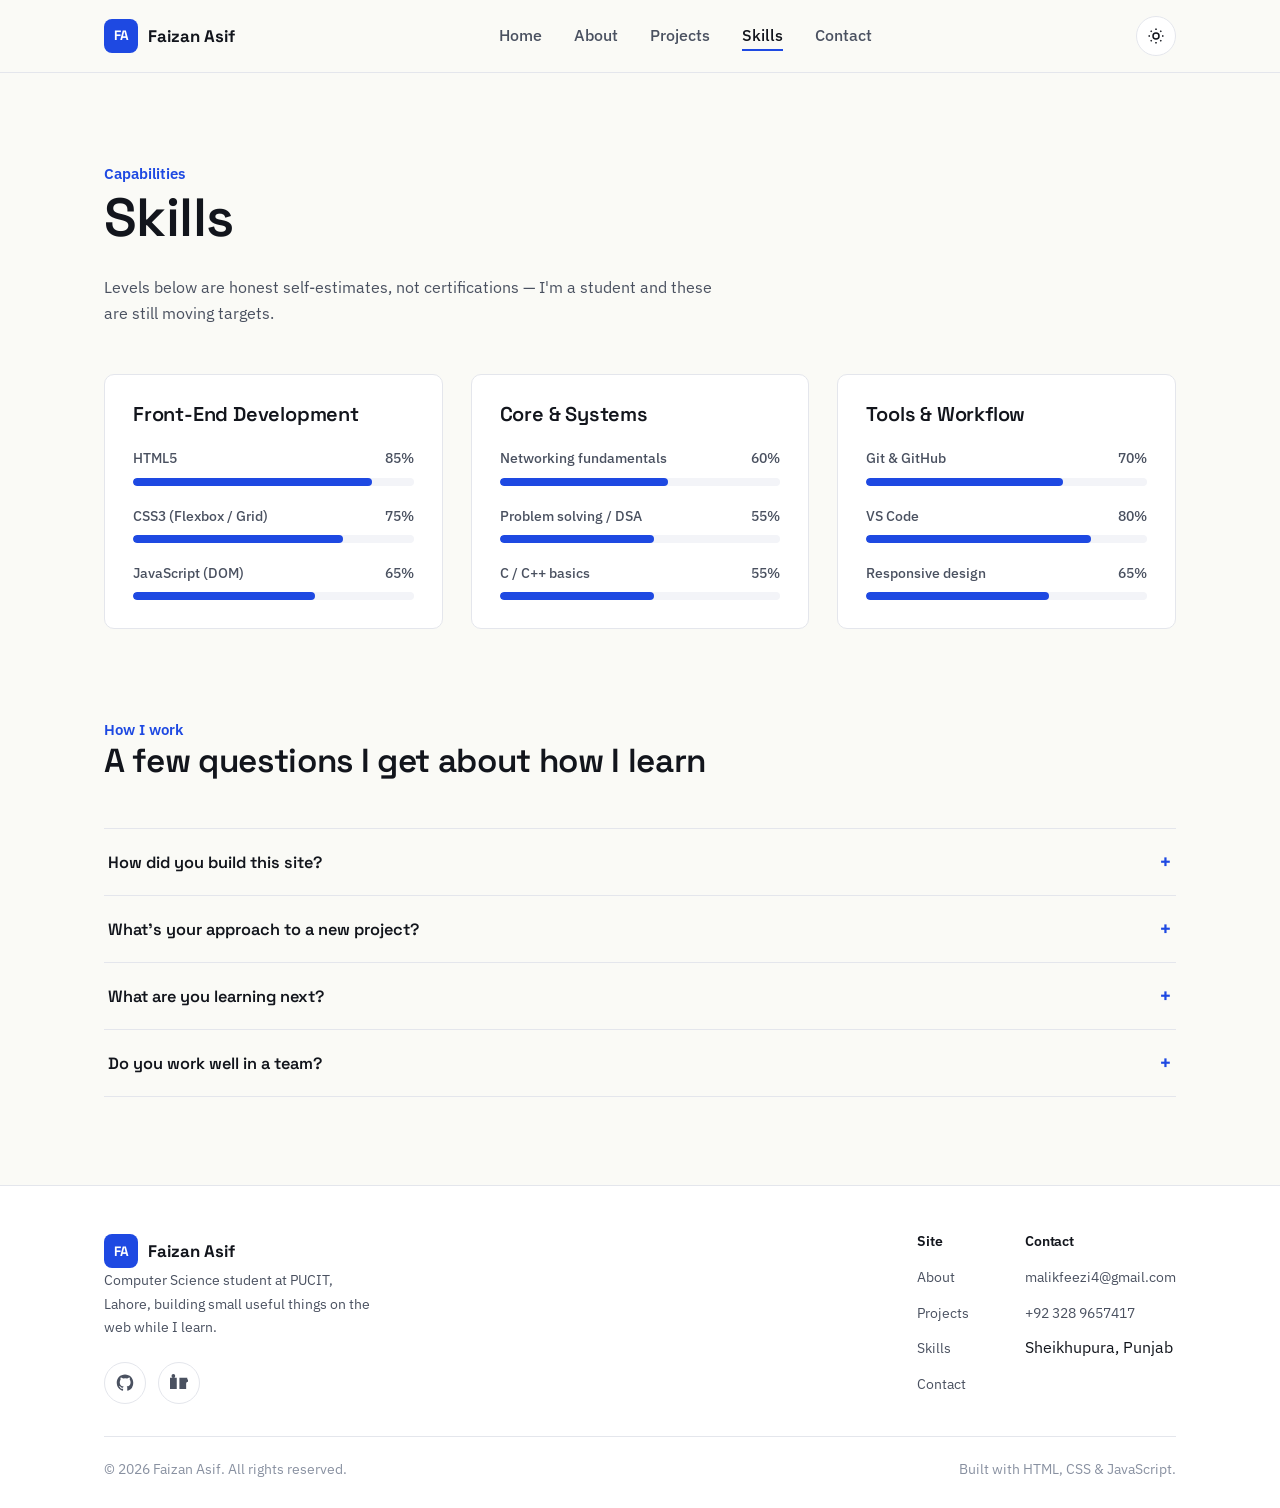
<file: skills.html>
<!DOCTYPE html>
<html lang="en">
<head>
<meta charset="UTF-8" />
<meta name="viewport" content="width=device-width, initial-scale=1.0" />
<title>Skills — Faizan Asif</title>
<meta name="description" content="Skills of Faizan Asif across front-end development, networking, and tools." />
<link rel="preconnect" href="https://fonts.googleapis.com">
<link href="https://fonts.googleapis.com/css2?family=Space+Grotesk:wght@500;600;700&family=IBM+Plex+Sans:wght@400;500;600&family=IBM+Plex+Mono:wght@400;500&display=swap" rel="stylesheet">
<link rel="stylesheet" href="css/style.css" />
</head>
<body>

<header class="site-header">
  <nav class="nav">
    <a href="index.html" class="logo-mark"><span class="box">FA</span> Faizan Asif</a>
    <ul class="nav-links" data-nav-links>
      <li><a href="index.html">Home</a></li>
      <li><a href="about.html">About</a></li>
      <li><a href="projects.html">Projects</a></li>
      <li><a href="skills.html" aria-current="page">Skills</a></li>
      <li><a href="contact.html">Contact</a></li>
    </ul>
    <div class="nav-actions">
      <button class="theme-toggle" data-theme-toggle aria-label="Toggle dark mode">
        <svg class="icon-sun" viewBox="0 0 24 24" fill="none" stroke="currentColor" stroke-width="2"><circle cx="12" cy="12" r="4"/><path d="M12 2v2M12 20v2M4.9 4.9l1.4 1.4M17.7 17.7l1.4 1.4M2 12h2M20 12h2M4.9 19.1l1.4-1.4M17.7 6.3l1.4-1.4"/></svg>
        <svg class="icon-moon" viewBox="0 0 24 24" fill="none" stroke="currentColor" stroke-width="2"><path d="M20 14.5A8.5 8.5 0 1 1 9.5 4a7 7 0 0 0 10.5 10.5Z"/></svg>
      </button>
      <button class="hamburger" data-nav-toggle aria-label="Open navigation menu" aria-expanded="false">
        <span></span><span></span><span></span>
      </button>
    </div>
  </nav>
</header>

<main>
  <section>
    <div class="container">
      <div class="section-head">
        <span class="eyebrow-free-label">Capabilities</span>
        <h1>Skills</h1>
        <p>Levels below are honest self-estimates, not certifications — I'm a student and these are still moving targets.</p>
      </div>

      <div class="skills-grid">
        <div class="skill-category">
          <h3>Front-End Development</h3>

          <div class="skill-row">
            <div class="skill-row-top"><span>HTML5</span><span>85%</span></div>
            <div class="skill-track"><div class="skill-fill" data-skill-fill="85"></div></div>
          </div>
          <div class="skill-row">
            <div class="skill-row-top"><span>CSS3 (Flexbox / Grid)</span><span>75%</span></div>
            <div class="skill-track"><div class="skill-fill" data-skill-fill="75"></div></div>
          </div>
          <div class="skill-row">
            <div class="skill-row-top"><span>JavaScript (DOM)</span><span>65%</span></div>
            <div class="skill-track"><div class="skill-fill" data-skill-fill="65"></div></div>
          </div>
        </div>

        <div class="skill-category">
          <h3>Core &amp; Systems</h3>

          <div class="skill-row">
            <div class="skill-row-top"><span>Networking fundamentals</span><span>60%</span></div>
            <div class="skill-track"><div class="skill-fill" data-skill-fill="60"></div></div>
          </div>
          <div class="skill-row">
            <div class="skill-row-top"><span>Problem solving / DSA</span><span>55%</span></div>
            <div class="skill-track"><div class="skill-fill" data-skill-fill="55"></div></div>
          </div>
          <div class="skill-row">
            <div class="skill-row-top"><span>C / C++ basics</span><span>55%</span></div>
            <div class="skill-track"><div class="skill-fill" data-skill-fill="55"></div></div>
          </div>
        </div>

        <div class="skill-category">
          <h3>Tools &amp; Workflow</h3>

          <div class="skill-row">
            <div class="skill-row-top"><span>Git &amp; GitHub</span><span>70%</span></div>
            <div class="skill-track"><div class="skill-fill" data-skill-fill="70"></div></div>
          </div>
          <div class="skill-row">
            <div class="skill-row-top"><span>VS Code</span><span>80%</span></div>
            <div class="skill-track"><div class="skill-fill" data-skill-fill="80"></div></div>
          </div>
          <div class="skill-row">
            <div class="skill-row-top"><span>Responsive design</span><span>65%</span></div>
            <div class="skill-track"><div class="skill-fill" data-skill-fill="65"></div></div>
          </div>
        </div>
      </div>
    </div>
  </section>

  <section style="padding-top:0;">
    <div class="container">
      <div class="section-head">
        <span class="eyebrow-free-label">How I work</span>
        <h2>A few questions I get about how I learn</h2>
      </div>

      <div class="accordion">
        <div class="accordion-item">
          <button class="accordion-trigger">
            How did you build this site?
            <span class="plus">+</span>
          </button>
          <div class="accordion-panel">
            <p>With plain HTML, CSS, and JavaScript — no frameworks or backend. One shared stylesheet and script file are linked across all five pages, and the layout uses CSS Grid and Flexbox throughout.</p>
          </div>
        </div>
        <div class="accordion-item">
          <button class="accordion-trigger">
            What's your approach to a new project?
            <span class="plus">+</span>
          </button>
          <div class="accordion-panel">
            <p>I start by breaking the idea into the smallest working version, get that running end-to-end, then layer in structure, styling, and interactivity — the same order these five pages were built in.</p>
          </div>
        </div>
        <div class="accordion-item">
          <button class="accordion-trigger">
            What are you learning next?
            <span class="plus">+</span>
          </button>
          <div class="accordion-panel">
            <p>Deeper JavaScript, and moving from static pages toward apps that manage real data — while continuing coursework in networking and computer science fundamentals at PUCIT.</p>
          </div>
        </div>
        <div class="accordion-item">
          <button class="accordion-trigger">
            Do you work well in a team?
            <span class="plus">+</span>
          </button>
          <div class="accordion-panel">
            <p>Yes — Git and GitHub are part of how I already work, including branching per feature and merging into main, which is exactly how this project was version-controlled.</p>
          </div>
        </div>
      </div>
    </div>
  </section>
</main>

<footer class="site-footer">
  <div class="container">
    <div class="footer-top">
      <div class="footer-brand">
        <a href="index.html" class="logo-mark"><span class="box">FA</span> Faizan Asif</a>
        <p>Computer Science student at PUCIT, Lahore, building small useful things on the web while I learn.</p>
        <div class="social-row">
          <a href="https://github.com/faizan216" target="_blank" rel="noopener" aria-label="GitHub">
            <svg width="18" height="18" viewBox="0 0 24 24" fill="currentColor"><path d="M12 .5C5.73.5.98 5.24.98 11.5c0 4.98 3.23 9.2 7.71 10.69.56.1.77-.24.77-.54 0-.27-.01-1.15-.02-2.09-3.14.68-3.8-1.34-3.8-1.34-.51-1.31-1.25-1.66-1.25-1.66-1.02-.7.08-.69.08-.69 1.13.08 1.72 1.16 1.72 1.16 1 1.72 2.63 1.22 3.27.93.1-.73.39-1.22.71-1.5-2.51-.29-5.15-1.26-5.15-5.6 0-1.24.44-2.25 1.16-3.04-.12-.29-.5-1.45.11-3.02 0 0 .95-.3 3.11 1.16a10.8 10.8 0 0 1 5.66 0c2.16-1.46 3.11-1.16 3.11-1.16.61 1.57.23 2.73.11 3.02.72.79 1.16 1.8 1.16 3.04 0 4.35-2.65 5.31-5.17 5.59.4.35.76 1.04.76 2.09 0 1.51-.01 2.72-.01 3.09 0 .3.2.65.78.54A11.02 11.02 0 0 0 23.02 11.5C23.02 5.24 18.27.5 12 .5Z"/></svg>
          </a>
          <a href="https://linkedin.com/in/faizan-asif-339796348" target="_blank" rel="noopener" aria-label="LinkedIn">
            <svg width="18" height="18" viewBox="0 0 24 24" fill="currentColor"><path d="M4.98 3.5a2.5 2.5 0 1 1 0 5 2.5 2.5 0 0 1 0-5ZM.5 8.5h9v15h-9v-15Zm14.5 0h8.5v3.02c1.15-2.06 3.28-3.35 5.7-3.35 5.5 0 6.3 3.62 6.3 8.33V23.5h-9v-6.24c0-1.49-.03-3.4-2.07-3.4-2.07 0-2.39 1.62-2.39 3.29V23.5h-9v-15Z" transform="translate(-.5 -3.5)"/></svg>
          </a>
        </div>
      </div>
      <div class="footer-cols">
        <div class="footer-col">
          <h4>Site</h4>
          <ul>
            <li><a href="about.html">About</a></li>
            <li><a href="projects.html">Projects</a></li>
            <li><a href="skills.html">Skills</a></li>
            <li><a href="contact.html">Contact</a></li>
          </ul>
        </div>
        <div class="footer-col">
          <h4>Contact</h4>
          <ul>
            <li><a href="mailto:malikfeezi4@gmail.com">malikfeezi4@gmail.com</a></li>
            <li><a href="tel:+923289657417">+92 328 9657417</a></li>
            <li>Sheikhupura, Punjab</li>
          </ul>
        </div>
      </div>
    </div>
    <div class="footer-bottom">
      <span>&copy; <span data-year></span> Faizan Asif. All rights reserved.</span>
      <span>Built with HTML, CSS &amp; JavaScript.</span>
    </div>
  </div>
</footer>

<script src="js/main.js"></script>
</body>
</html>
</file>
<file: css/style.css>
/* =============================================================
   Faizan Asif — Portfolio
   Design tokens
   ============================================================= */
:root {
  --bg: #FAFAF6;
  --surface: #FFFFFF;
  --surface-raised: #F3F4F8;
  --ink: #12151C;
  --ink-soft: #4A5160;
  --ink-faint: #8991A1;
  --blue: #1E49E2;
  --blue-deep: #0B1E52;
  --blue-tint: #EEF2FF;
  --line: #E4E6EC;
  --code-bg: #10131A;
  --code-text: #C9D3F5;
  --code-blue: #6E8CFF;
  --code-comment: #6B7280;
  --radius-s: 6px;
  --radius-m: 10px;
  --shadow: 0 1px 2px rgba(18, 21, 28, 0.06);
  --shadow-lift: 0 12px 32px rgba(11, 30, 82, 0.14);
  --font-head: "Space Grotesk", sans-serif;
  --font-body: "IBM Plex Sans", sans-serif;
  --font-mono: "IBM Plex Mono", monospace;
  --max: 1120px;
  color-scheme: light;
}

[data-theme="dark"] {
  --bg: #0B0D12;
  --surface: #12151C;
  --surface-raised: #171B24;
  --ink: #F3F4F7;
  --ink-soft: #ABB2C2;
  --ink-faint: #6D7484;
  --blue: #6E8CFF;
  --blue-deep: #DCE7FF;
  --blue-tint: #171B2C;
  --line: #262B36;
  --code-bg: #05070B;
  --code-text: #C9D3F5;
  --shadow: 0 1px 2px rgba(0, 0, 0, 0.4);
  --shadow-lift: 0 18px 40px rgba(0, 0, 0, 0.5);
  color-scheme: dark;
}

* { box-sizing: border-box; }
html { scroll-behavior: smooth; }

body {
  margin: 0;
  background: var(--bg);
  color: var(--ink);
  font-family: var(--font-body);
  font-size: 16px;
  line-height: 1.6;
  -webkit-font-smoothing: antialiased;
  transition: background 0.25s ease, color 0.25s ease;
}

img { max-width: 100%; display: block; }

a {
  color: inherit;
  text-decoration: none;
}

h1, h2, h3, h4 {
  font-family: var(--font-head);
  font-weight: 600;
  line-height: 1.15;
  margin: 0 0 0.5em;
  letter-spacing: -0.01em;
}

h1 { font-size: clamp(2.2rem, 4.2vw, 3.4rem); }
h2 { font-size: clamp(1.6rem, 2.6vw, 2.2rem); }
h3 { font-size: 1.25rem; }

p { margin: 0 0 1em; color: var(--ink-soft); max-width: 62ch; }

.container {
  max-width: var(--max);
  margin: 0 auto;
  padding: 0 24px;
}

section { padding: 88px 0; }

.eyebrow-free-label {
  color: var(--blue);
  font-weight: 600;
  font-size: 0.95rem;
}

/* Buttons */
.btn {
  display: inline-flex;
  align-items: center;
  gap: 8px;
  padding: 13px 24px;
  border-radius: var(--radius-s);
  font-family: var(--font-body);
  font-weight: 600;
  font-size: 0.95rem;
  border: 1px solid transparent;
  cursor: pointer;
  transition: transform 0.15s ease, background 0.2s ease, border-color 0.2s ease;
}
.btn:hover { transform: translateY(-1px); }
.btn-primary { background: var(--blue); color: #fff; }
.btn-primary:hover { background: var(--blue-deep); }
[data-theme="dark"] .btn-primary:hover { background: #8FA6FF; }
.btn-ghost { background: transparent; color: var(--ink); border-color: var(--line); }
.btn-ghost:hover { border-color: var(--blue); color: var(--blue); }

/* =============================================================
   Header / Nav
   ============================================================= */
.site-header {
  position: sticky;
  top: 0;
  z-index: 100;
  background: color-mix(in srgb, var(--bg) 88%, transparent);
  backdrop-filter: blur(10px);
  border-bottom: 1px solid var(--line);
}

.nav {
  display: flex;
  align-items: center;
  justify-content: space-between;
  padding: 16px 24px;
  max-width: var(--max);
  margin: 0 auto;
}

.logo-mark {
  display: flex;
  align-items: center;
  gap: 10px;
  font-family: var(--font-head);
  font-weight: 700;
  font-size: 1.05rem;
}
.logo-mark .box {
  width: 34px;
  height: 34px;
  border-radius: 8px;
  background: var(--blue);
  color: #fff;
  display: flex;
  align-items: center;
  justify-content: center;
  font-size: 0.85rem;
}

.nav-links {
  display: flex;
  gap: 32px;
  list-style: none;
  margin: 0;
  padding: 0;
}

.nav-links a {
  font-weight: 500;
  color: var(--ink-soft);
  padding-bottom: 4px;
  border-bottom: 2px solid transparent;
  transition: color 0.2s ease, border-color 0.2s ease;
}
.nav-links a:hover,
.nav-links a[aria-current="page"] {
  color: var(--ink);
  border-color: var(--blue);
}

.nav-actions {
  display: flex;
  align-items: center;
  gap: 14px;
}

.theme-toggle {
  width: 40px;
  height: 40px;
  border-radius: 50%;
  border: 1px solid var(--line);
  background: var(--surface);
  color: var(--ink);
  display: flex;
  align-items: center;
  justify-content: center;
  cursor: pointer;
}
.theme-toggle svg { width: 18px; height: 18px; }
.theme-toggle .icon-moon { display: none; }
[data-theme="dark"] .theme-toggle .icon-sun { display: none; }
[data-theme="dark"] .theme-toggle .icon-moon { display: block; }

.hamburger {
  display: none;
  flex-direction: column;
  gap: 5px;
  width: 40px;
  height: 40px;
  border: 1px solid var(--line);
  background: var(--surface);
  border-radius: var(--radius-s);
  cursor: pointer;
  align-items: center;
  justify-content: center;
}
.hamburger span {
  width: 18px;
  height: 2px;
  background: var(--ink);
  transition: transform 0.25s ease, opacity 0.2s ease;
}
.hamburger.open span:nth-child(1) { transform: translateY(7px) rotate(45deg); }
.hamburger.open span:nth-child(2) { opacity: 0; }
.hamburger.open span:nth-child(3) { transform: translateY(-7px) rotate(-45deg); }

/* =============================================================
   Hero (Home)
   ============================================================= */
.hero {
  padding: 72px 0 96px;
}
.hero .container {
  display: grid;
  grid-template-columns: 1.1fr 0.9fr;
  gap: 64px;
  align-items: center;
}
.hero-role {
  font-family: var(--font-mono);
  color: var(--blue);
  font-size: 1rem;
  min-height: 1.4em;
}
.hero-role::after {
  content: "";
  display: inline-block;
  width: 2px;
  height: 1em;
  background: var(--blue);
  margin-left: 3px;
  vertical-align: -2px;
  animation: blink 1s step-end infinite;
}
@keyframes blink { 50% { opacity: 0; } }

.hero h1 { margin-top: 14px; }
.hero-lede { font-size: 1.1rem; max-width: 46ch; }
.hero-ctas { display: flex; gap: 14px; margin-top: 28px; flex-wrap: wrap; }

.hero-stats {
  display: flex;
  gap: 36px;
  margin-top: 48px;
  padding-top: 28px;
  border-top: 1px solid var(--line);
}
.hero-stats .stat-num {
  font-family: var(--font-head);
  font-size: 1.8rem;
  font-weight: 700;
  color: var(--ink);
}
.hero-stats .stat-label { color: var(--ink-faint); font-size: 0.85rem; }

/* Terminal mock */
.terminal {
  background: var(--code-bg);
  border-radius: var(--radius-m);
  box-shadow: var(--shadow-lift);
  overflow: hidden;
  font-family: var(--font-mono);
  font-size: 0.92rem;
}
.terminal-bar {
  display: flex;
  gap: 7px;
  padding: 12px 16px;
  background: rgba(255,255,255,0.05);
}
.terminal-bar span {
  width: 11px; height: 11px; border-radius: 50%;
  background: #454B58;
}
.terminal-bar span:nth-child(1) { background: #FF5F57; }
.terminal-bar span:nth-child(2) { background: #FEBC2E; }
.terminal-bar span:nth-child(3) { background: #28C840; }
.terminal-body { padding: 22px 20px 26px; color: var(--code-text); }
.terminal-body .line { margin-bottom: 10px; }
.terminal-body .prompt { color: #28C840; }
.terminal-body .cmd { color: #fff; }
.terminal-body .out { color: var(--code-comment); padding-left: 4px; }
.terminal-body .val { color: var(--code-blue); }

/* =============================================================
   Section headers
   ============================================================= */
.section-head { max-width: 640px; margin-bottom: 48px; }
.section-head p { margin-top: 10px; }

/* Highlights (home) */
.highlights { background: var(--surface); border-top: 1px solid var(--line); border-bottom: 1px solid var(--line); }
.highlight-grid {
  display: grid;
  grid-template-columns: repeat(3, 1fr);
  gap: 1px;
  background: var(--line);
  border: 1px solid var(--line);
  border-radius: var(--radius-m);
  overflow: hidden;
}
.highlight-card {
  background: var(--surface);
  padding: 32px;
}
.highlight-card .num { font-family: var(--font-mono); color: var(--blue); font-size: 0.85rem; margin-bottom: 14px; }
.highlight-card h3 { margin-bottom: 8px; }
.highlight-card p { font-size: 0.95rem; margin-bottom: 0; }

/* CTA band */
.cta-band {
  background: var(--blue-deep);
  color: #fff;
}
[data-theme="dark"] .cta-band { background: var(--surface-raised); border: 1px solid var(--line); }
.cta-band .container {
  display: flex;
  align-items: center;
  justify-content: space-between;
  gap: 24px;
  flex-wrap: wrap;
}
.cta-band h2, .cta-band p { color: #fff; margin: 0; }
[data-theme="dark"] .cta-band h2, [data-theme="dark"] .cta-band p { color: var(--ink); }
.cta-band p { opacity: 0.8; }
.cta-band .btn-primary { background: var(--blue); }

/* =============================================================
   About page
   ============================================================= */
.about-hero .container {
  display: grid;
  grid-template-columns: 280px 1fr;
  gap: 56px;
  align-items: start;
}
.about-photo-wrap {
  position: relative;
}
.about-photo-wrap img {
  border-radius: var(--radius-m);
  border: 1px solid var(--line);
  box-shadow: var(--shadow-lift);
  aspect-ratio: 1 / 1;
  object-fit: cover;
  width: 100%;
}
.about-photo-tag {
  position: absolute;
  bottom: -14px;
  left: -14px;
  background: var(--blue);
  color: #fff;
  font-family: var(--font-mono);
  font-size: 0.78rem;
  padding: 6px 12px;
  border-radius: 20px;
}

.timeline { list-style: none; margin: 0; padding: 0; }
.timeline li {
  display: grid;
  grid-template-columns: 130px 1fr;
  gap: 20px;
  padding: 20px 0;
  border-top: 1px solid var(--line);
}
.timeline li:first-child { border-top: none; }
.timeline .t-when { font-family: var(--font-mono); color: var(--blue); font-size: 0.85rem; }
.timeline .t-what h3 { margin-bottom: 4px; font-size: 1.05rem; }
.timeline .t-what p { margin-bottom: 0; font-size: 0.95rem; }

.interest-tags { display: flex; flex-wrap: wrap; gap: 10px; margin-top: 10px; }
.interest-tags span {
  border: 1px solid var(--line);
  background: var(--surface);
  padding: 8px 16px;
  border-radius: 20px;
  font-size: 0.88rem;
  color: var(--ink-soft);
}

/* =============================================================
   Projects page
   ============================================================= */
.filter-bar {
  display: flex;
  gap: 10px;
  flex-wrap: wrap;
  margin-bottom: 36px;
}
.filter-btn {
  border: 1px solid var(--line);
  background: var(--surface);
  color: var(--ink-soft);
  padding: 9px 18px;
  border-radius: 20px;
  font-size: 0.88rem;
  font-weight: 600;
  cursor: pointer;
  transition: all 0.2s ease;
}
.filter-btn:hover { border-color: var(--blue); color: var(--blue); }
.filter-btn.active { background: var(--ink); color: var(--bg); border-color: var(--ink); }
[data-theme="dark"] .filter-btn.active { background: var(--blue); border-color: var(--blue); color: #fff; }

.project-grid {
  display: grid;
  grid-template-columns: repeat(auto-fit, minmax(300px, 1fr));
  gap: 28px;
}
.project-card {
  background: var(--surface);
  border: 1px solid var(--line);
  border-radius: var(--radius-m);
  overflow: hidden;
  transition: border-color 0.2s ease, transform 0.2s ease;
  display: flex;
  flex-direction: column;
}
.project-card:hover { border-color: var(--blue); }
.project-card.hidden { display: none; }
.project-thumb {
  height: 150px;
  background: linear-gradient(135deg, var(--blue-tint), var(--surface-raised));
  display: flex;
  align-items: center;
  justify-content: center;
  font-family: var(--font-mono);
  color: var(--blue);
  font-size: 0.85rem;
  border-bottom: 1px solid var(--line);
}
.project-body { padding: 24px; display: flex; flex-direction: column; gap: 10px; flex: 1; }
.project-tag { font-family: var(--font-mono); font-size: 0.78rem; color: var(--blue); }
.project-body p { font-size: 0.94rem; margin-bottom: 0; }
.project-stack { display: flex; gap: 8px; flex-wrap: wrap; margin-top: auto; padding-top: 12px; }
.project-stack span {
  font-size: 0.78rem;
  background: var(--surface-raised);
  color: var(--ink-soft);
  padding: 4px 10px;
  border-radius: 12px;
}
.project-links { display: flex; gap: 14px; margin-top: 4px; }
.project-links a { font-weight: 600; font-size: 0.88rem; color: var(--blue); }
.project-links a:hover { text-decoration: underline; }
.project-more {
  background: transparent;
  border: none;
  color: var(--ink-soft);
  font-size: 0.88rem;
  cursor: pointer;
  text-align: left;
  padding: 0;
  font-family: var(--font-body);
  font-weight: 600;
}
.project-more:hover { color: var(--blue); }

/* Modal */
.modal-overlay {
  position: fixed;
  inset: 0;
  background: rgba(6, 8, 14, 0.6);
  display: none;
  align-items: center;
  justify-content: center;
  padding: 24px;
  z-index: 200;
}
.modal-overlay.open { display: flex; }
.modal {
  background: var(--surface);
  border-radius: var(--radius-m);
  max-width: 480px;
  width: 100%;
  padding: 32px;
  position: relative;
  box-shadow: var(--shadow-lift);
}
.modal-close {
  position: absolute;
  top: 18px; right: 18px;
  background: none; border: none;
  font-size: 1.3rem;
  color: var(--ink-faint);
  cursor: pointer;
  line-height: 1;
}
.modal-close:hover { color: var(--ink); }
.modal .project-tag { display: block; margin-bottom: 8px; }

/* =============================================================
   Skills page
   ============================================================= */
.skills-grid {
  display: grid;
  grid-template-columns: repeat(auto-fit, minmax(320px, 1fr));
  gap: 28px;
}
.skill-category {
  background: var(--surface);
  border: 1px solid var(--line);
  border-radius: var(--radius-m);
  padding: 28px;
}
.skill-category h3 { margin-bottom: 20px; }
.skill-row { margin-bottom: 18px; }
.skill-row:last-child { margin-bottom: 0; }
.skill-row-top {
  display: flex;
  justify-content: space-between;
  font-size: 0.9rem;
  margin-bottom: 8px;
  color: var(--ink-soft);
  font-weight: 500;
}
.skill-track {
  height: 8px;
  background: var(--surface-raised);
  border-radius: 4px;
  overflow: hidden;
}
.skill-fill {
  height: 100%;
  width: 0%;
  background: var(--blue);
  border-radius: 4px;
  transition: width 1.1s cubic-bezier(0.2, 0.7, 0.2, 1);
}

.accordion { border-top: 1px solid var(--line); }
.accordion-item { border-bottom: 1px solid var(--line); }
.accordion-trigger {
  width: 100%;
  background: none;
  border: none;
  padding: 20px 4px;
  display: flex;
  justify-content: space-between;
  align-items: center;
  font-family: var(--font-head);
  font-size: 1.02rem;
  font-weight: 600;
  color: var(--ink);
  cursor: pointer;
}
.accordion-trigger .plus { font-size: 1.3rem; color: var(--blue); transition: transform 0.2s ease; }
.accordion-item.open .plus { transform: rotate(45deg); }
.accordion-panel {
  max-height: 0;
  overflow: hidden;
  transition: max-height 0.25s ease;
}
.accordion-panel p { padding-bottom: 18px; margin-bottom: 0; }

/* =============================================================
   Contact page
   ============================================================= */
.contact-layout {
  display: grid;
  grid-template-columns: 1fr 1fr;
  gap: 56px;
}
.contact-info-item {
  display: flex;
  gap: 16px;
  padding: 18px 0;
  border-top: 1px solid var(--line);
}
.contact-info-item:first-child { border-top: none; }
.contact-info-item .ico {
  width: 38px; height: 38px;
  border-radius: 8px;
  background: var(--blue-tint);
  color: var(--blue);
  display: flex; align-items: center; justify-content: center;
  flex-shrink: 0;
}
.contact-info-item h4 { margin: 0 0 4px; font-family: var(--font-body); font-size: 0.95rem; }
.contact-info-item p { margin: 0; font-size: 0.92rem; }

.social-row { display: flex; gap: 12px; margin-top: 24px; }
.social-row a {
  width: 42px; height: 42px;
  border: 1px solid var(--line);
  border-radius: 50%;
  display: flex; align-items: center; justify-content: center;
  color: var(--ink-soft);
  transition: all 0.2s ease;
}
.social-row a:hover { border-color: var(--blue); color: var(--blue); }

.map-frame {
  margin-top: 28px;
  border-radius: var(--radius-m);
  overflow: hidden;
  border: 1px solid var(--line);
}
.map-frame iframe { width: 100%; height: 220px; border: 0; display: block; }

.field { margin-bottom: 20px; }
.field label {
  display: block;
  font-size: 0.88rem;
  font-weight: 600;
  margin-bottom: 8px;
}
.field input, .field textarea {
  width: 100%;
  padding: 13px 14px;
  border-radius: var(--radius-s);
  border: 1px solid var(--line);
  background: var(--surface);
  color: var(--ink);
  font-family: var(--font-body);
  font-size: 0.95rem;
  transition: border-color 0.2s ease;
}
.field input:focus, .field textarea:focus {
  outline: none;
  border-color: var(--blue);
}
.field textarea { resize: vertical; min-height: 120px; }
.field-error {
  color: #D14343;
  font-size: 0.82rem;
  margin-top: 6px;
  display: none;
}
.field.invalid input, .field.invalid textarea { border-color: #D14343; }
.field.invalid .field-error { display: block; }

.form-status {
  margin-top: 4px;
  padding: 14px 16px;
  border-radius: var(--radius-s);
  background: var(--blue-tint);
  color: var(--blue-deep);
  font-size: 0.9rem;
  display: none;
}
[data-theme="dark"] .form-status { color: var(--ink); }
.form-status.show { display: block; }

/* =============================================================
   Footer
   ============================================================= */
.site-footer {
  border-top: 1px solid var(--line);
  background: var(--surface);
  padding: 48px 0 28px;
}
.footer-top {
  display: flex;
  justify-content: space-between;
  gap: 32px;
  flex-wrap: wrap;
  padding-bottom: 32px;
}
.footer-brand p { max-width: 34ch; font-size: 0.9rem; }
.footer-cols { display: flex; gap: 56px; flex-wrap: wrap; }
.footer-col h4 { font-family: var(--font-body); font-size: 0.85rem; margin-bottom: 14px; color: var(--ink); }
.footer-col ul { list-style: none; margin: 0; padding: 0; display: flex; flex-direction: column; gap: 10px; }
.footer-col a { font-size: 0.9rem; color: var(--ink-soft); }
.footer-col a:hover { color: var(--blue); }
.footer-bottom {
  border-top: 1px solid var(--line);
  padding-top: 22px;
  display: flex;
  justify-content: space-between;
  flex-wrap: wrap;
  gap: 10px;
  font-size: 0.85rem;
  color: var(--ink-faint);
}

/* =============================================================
   Focus visibility & reduced motion
   ============================================================= */
a:focus-visible, button:focus-visible, input:focus-visible, textarea:focus-visible {
  outline: 2px solid var(--blue);
  outline-offset: 2px;
}

@media (prefers-reduced-motion: reduce) {
  * { animation-duration: 0.001ms !important; transition-duration: 0.001ms !important; }
}

/* =============================================================
   Responsive
   ============================================================= */
@media (max-width: 900px) {
  .hero .container { grid-template-columns: 1fr; }
  .about-hero .container { grid-template-columns: 1fr; }
  .about-photo-wrap { max-width: 260px; }
  .contact-layout { grid-template-columns: 1fr; }
  .highlight-grid { grid-template-columns: 1fr; }
}

@media (max-width: 720px) {
  .nav-links {
    position: absolute;
    top: 100%;
    left: 0;
    right: 0;
    background: var(--surface);
    flex-direction: column;
    gap: 0;
    border-bottom: 1px solid var(--line);
    max-height: 0;
    overflow: hidden;
    transition: max-height 0.3s ease;
  }
  .nav-links.open { max-height: 320px; }
  .nav-links li { width: 100%; }
  .nav-links a {
    display: block;
    padding: 16px 24px;
    border-bottom: 1px solid var(--line);
    border-left: 2px solid transparent;
  }
  .nav-links a[aria-current="page"] { border-left-color: var(--blue); border-bottom-color: var(--line); }
  .hamburger { display: flex; }
  section { padding: 56px 0; }
  .timeline li { grid-template-columns: 1fr; gap: 6px; }
}
</file>
